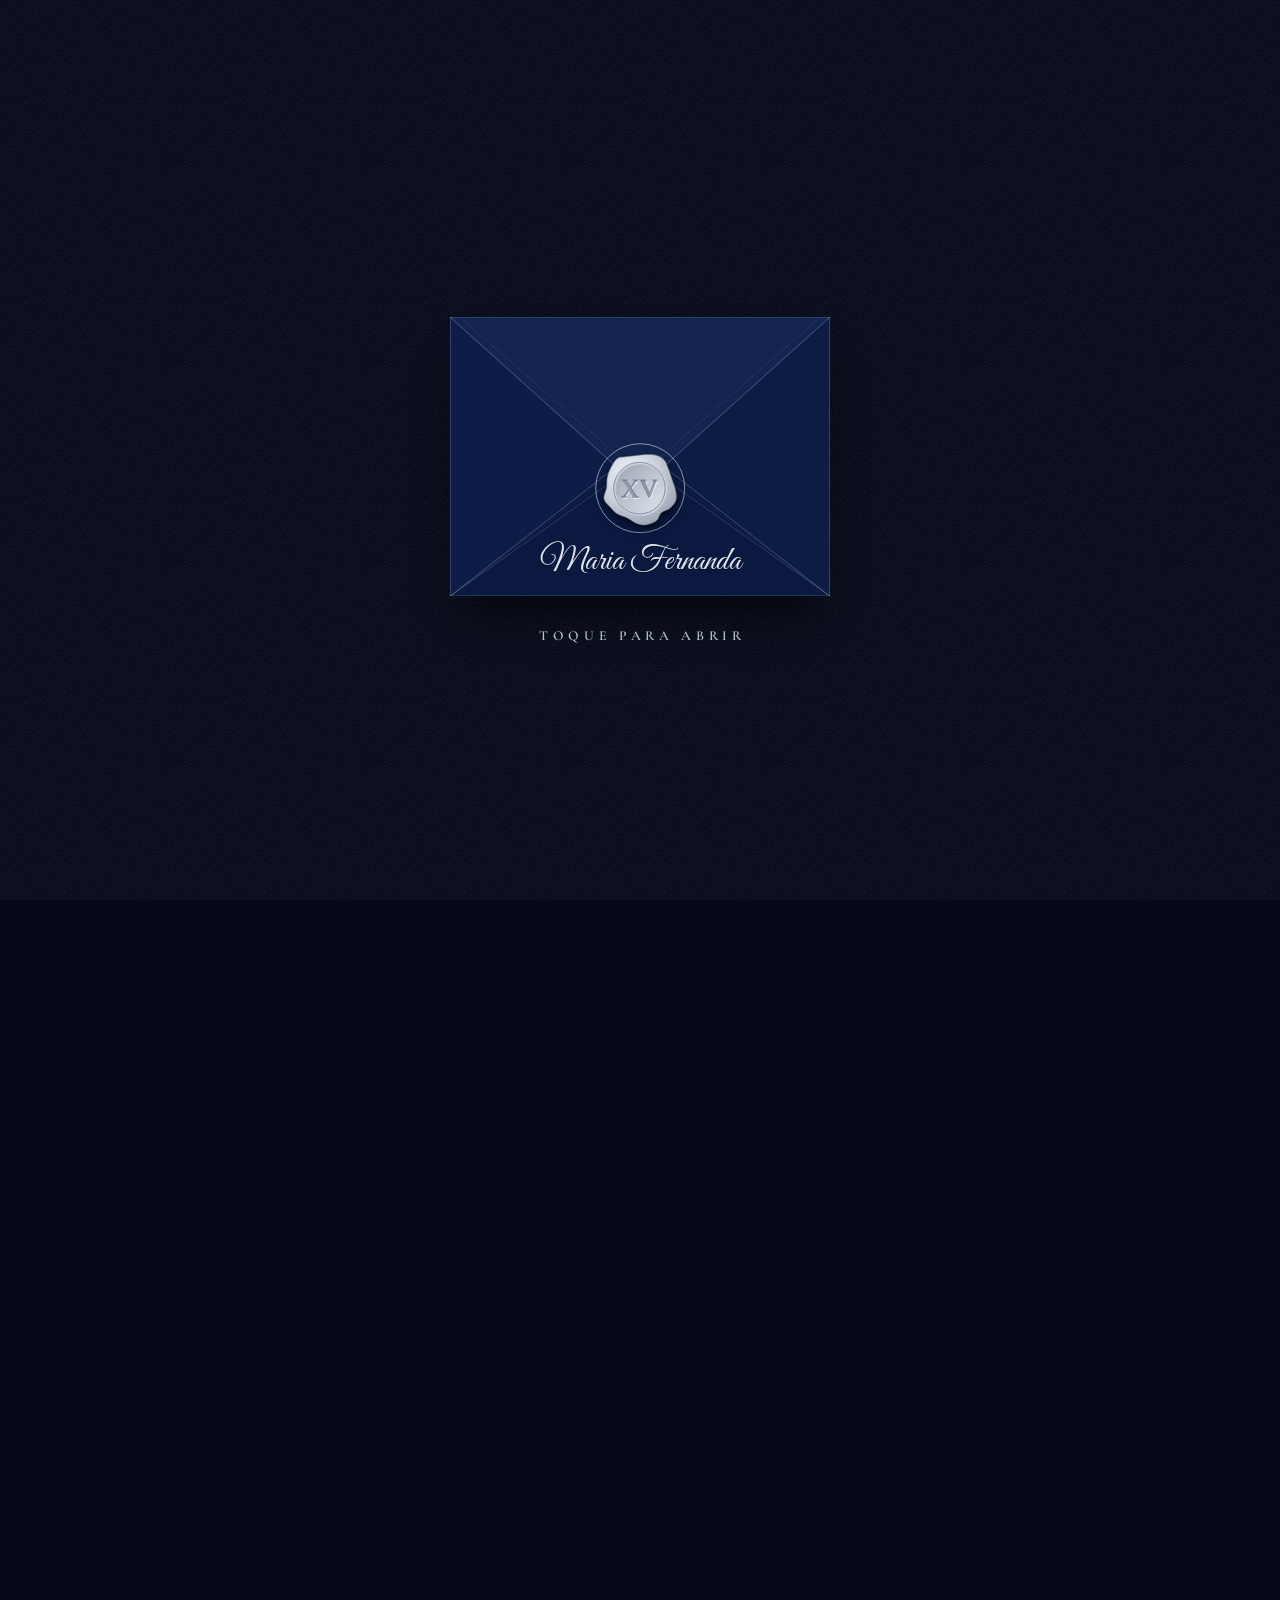
<file: convite-xv-maria-fernanda/index.html>
<!DOCTYPE html>
<html lang="pt-BR">
<head>
  <meta charset="utf-8">
  <title>XV Anos · Maria Fernanda</title>

  <!-- Mobile-first: viewport-fit=cover habilita as áreas seguras (notch) no iPhone -->
  <meta name="viewport" content="width=device-width, initial-scale=1, viewport-fit=cover">
  <meta name="theme-color" content="#050a1a">
  <meta name="color-scheme" content="dark">
  <meta name="description" content="Convite para os XV anos de Maria Fernanda · quinta-feira, 17 de dezembro de 2026, às 21h · Le Lys Maison, Belém/PA.">

  <!--
    PRÉ-VISUALIZAÇÃO DO LINK NO WHATSAPP
    Depois de publicar o site, troque as duas URLs abaixo pelo endereço completo
    (ex.: https://maria-xv.netlify.app/assets/img/preview.jpg). O WhatsApp só mostra
    a imagem se o endereço for completo. Depois, publique de novo.
  -->
  <meta property="og:type" content="website">
  <meta property="og:locale" content="pt_BR">
  <meta property="og:title" content="XV Anos · Maria Fernanda">
  <meta property="og:description" content="Você está convidado. Toque para abrir o convite.">
  <meta property="og:image" content="assets/img/preview.jpg">
  <meta property="og:image:width" content="1200">
  <meta property="og:image:height" content="630">

  <link rel="icon" href="assets/img/favicon.svg" type="image/svg+xml">

  <!-- Fontes: única dependência externa (Google Fonts) -->
  <link rel="preconnect" href="https://fonts.googleapis.com">
  <link rel="preconnect" href="https://fonts.gstatic.com" crossorigin>
  <link rel="stylesheet" href="https://fonts.googleapis.com/css2?family=Cormorant+Garamond:ital,wght@0,400;0,500;0,600;0,700;1,400;1,500&amp;family=Great+Vibes&amp;display=swap">

  <link rel="stylesheet" href="assets/css/style.css">

  <!-- Marca que o JS está ativo (as animações de entrada só rodam com JS) -->
  <script>document.documentElement.className += ' js is-locked';</script>
  <noscript><style>#intro{display:none!important}#main{visibility:visible!important;opacity:1!important}html,body{overflow:auto!important;height:auto!important}</style></noscript>
</head>

<body>

  <!-- =====================================================================
       SPRITE SVG — ícones, ornamentos e o lacre. Reutilizados com <use>.
       (Não usar display:none aqui: gradientes/padrões precisam renderizar.)
       ===================================================================== -->
  <svg width="0" height="0" style="position:absolute" aria-hidden="true" focusable="false">
    <defs>
      <!-- Cera prateada: gradiente suave, sem brilho neon -->
      <radialGradient id="g-wax" cx=".36" cy=".3" r=".9">
        <stop offset="0" stop-color="#f4f6fa"/>
        <stop offset=".42" stop-color="#cdd3de"/>
        <stop offset=".78" stop-color="#a1aaba"/>
        <stop offset="1" stop-color="#7b8598"/>
      </radialGradient>
      <linearGradient id="g-wax-in" x1="0" y1="0" x2="1" y2="1">
        <stop offset="0" stop-color="#9aa3b3"/>
        <stop offset="1" stop-color="#e3e7ee"/>
      </linearGradient>
      <!-- Trama fina do forro do envelope (estilo envelope de segurança) -->
      <pattern id="p-lining" width="12" height="12" patternUnits="userSpaceOnUse" patternTransform="rotate(45)">
        <path d="M6 0V12M0 6H12" stroke="rgba(197,206,219,.075)" stroke-width="1" fill="none"/>
      </pattern>
    </defs>

    <!-- LACRE DE CERA: contorno irregular (feito à mão), anel em baixo-relevo e "XV" -->
    <symbol id="seal-art" viewBox="0 0 120 120">
      <path transform="translate(2 3.5)" fill="#000" opacity=".3"
        d="M110.9 62.3C111.9 67.4 113.0 72.9 111.7 77.3C110.5 81.7 106.8 85.8 103.2 88.9C99.7 91.9 93.9 92.5 90.6 95.5C87.3 98.5 87.3 104.1 83.6 107.0C79.8 109.9 72.9 112.3 68.2 113.0C63.5 113.6 59.5 112.6 55.2 111.0C50.9 109.5 47.0 105.8 42.4 103.5C37.7 101.2 31.6 99.9 27.3 97.1C23.1 94.4 20.1 90.8 16.9 87.2C13.7 83.5 9.0 79.9 8.2 75.3C7.4 70.6 11.4 64.1 12.1 59.2C12.9 54.4 12.0 50.5 12.8 46.2C13.7 41.8 14.7 37.7 17.1 33.0C19.4 28.3 23.2 20.9 26.8 18.0C30.5 15.0 34.7 16.0 38.9 15.3C43.1 14.6 47.7 14.2 52.1 13.7C56.4 13.2 60.1 12.4 65.1 12.2C70.1 12.1 77.0 11.6 81.8 12.8C86.7 13.9 91.3 16.3 94.4 19.4C97.5 22.5 98.5 26.9 100.5 31.5C102.4 36.1 104.1 41.9 105.8 47.0C107.6 52.2 109.9 57.3 110.9 62.3Z"/>
      <path fill="url(#g-wax)" stroke="#6a7486" stroke-width=".9"
        d="M110.9 62.3C111.9 67.4 113.0 72.9 111.7 77.3C110.5 81.7 106.8 85.8 103.2 88.9C99.7 91.9 93.9 92.5 90.6 95.5C87.3 98.5 87.3 104.1 83.6 107.0C79.8 109.9 72.9 112.3 68.2 113.0C63.5 113.6 59.5 112.6 55.2 111.0C50.9 109.5 47.0 105.8 42.4 103.5C37.7 101.2 31.6 99.9 27.3 97.1C23.1 94.4 20.1 90.8 16.9 87.2C13.7 83.5 9.0 79.9 8.2 75.3C7.4 70.6 11.4 64.1 12.1 59.2C12.9 54.4 12.0 50.5 12.8 46.2C13.7 41.8 14.7 37.7 17.1 33.0C19.4 28.3 23.2 20.9 26.8 18.0C30.5 15.0 34.7 16.0 38.9 15.3C43.1 14.6 47.7 14.2 52.1 13.7C56.4 13.2 60.1 12.4 65.1 12.2C70.1 12.1 77.0 11.6 81.8 12.8C86.7 13.9 91.3 16.3 94.4 19.4C97.5 22.5 98.5 26.9 100.5 31.5C102.4 36.1 104.1 41.9 105.8 47.0C107.6 52.2 109.9 57.3 110.9 62.3Z"/>
      <!-- disco central em baixo-relevo -->
      <circle cx="60" cy="61" r="37" fill="url(#g-wax-in)"/>
      <circle cx="61" cy="62" r="37" fill="none" stroke="#f6f8fb" stroke-opacity=".7" stroke-width="1.3"/>
      <circle cx="59.2" cy="60.2" r="37" fill="none" stroke="#5f6a7d" stroke-opacity=".75" stroke-width="1.3"/>
      <circle cx="60" cy="61" r="31.5" fill="none" stroke="#7a8498" stroke-opacity=".55" stroke-width=".7" stroke-dasharray="1.2 2.6"/>
      <!-- XV estampado -->
      <g font-family="'Cormorant Garamond', Georgia, serif" font-weight="700" font-size="40" text-anchor="middle" letter-spacing="1">
        <text x="61" y="75.4" fill="#f4f6fa" fill-opacity=".85">XV</text>
        <text x="59.3" y="73.6" fill="#566074" fill-opacity=".9">XV</text>
        <text x="60.2" y="74.5" fill="#8e98aa">XV</text>
      </g>
    </symbol>

    <!-- CANTO ORNAMENTAL da moldura (canto superior esquerdo; espelhado por CSS) -->
    <symbol id="ornament-corner" viewBox="0 0 70 70">
      <g fill="none" stroke="currentColor" stroke-width="1.15" stroke-linecap="round">
        <path d="M14 9C27 9 31 9.4 37 14.5C42 19 38.5 25.5 32.5 24.2C28 23.2 27.5 17.8 31.8 17.4"/>
        <path d="M9 14C9 27 9.4 31 14.5 37C19 42 25.5 38.5 24.2 32.5C23.2 28 17.8 27.5 17.4 31.8"/>
        <path d="M43 9.6C48 9.2 52 9.2 57 9.6" stroke-opacity=".7"/>
        <path d="M9.6 43C9.2 48 9.2 52 9.6 57" stroke-opacity=".7"/>
      </g>
      <g fill="currentColor">
        <path d="M9 3.6L14.4 9L9 14.4L3.6 9Z"/>
        <circle cx="62" cy="9.6" r="1.5"/>
        <circle cx="9.6" cy="62" r="1.5"/>
        <circle cx="21" cy="21" r="1.6"/>
      </g>
    </symbol>

    <!-- DIVISOR: fio, losango e pontos -->
    <symbol id="ornament-divider" viewBox="0 0 220 16">
      <g fill="none" stroke="currentColor" stroke-width="1" stroke-linecap="round">
        <path d="M2 8H86"/><path d="M134 8H218"/>
        <path d="M96 8H98M122 8H124" stroke-width="2.6"/>
      </g>
      <path fill="currentColor" d="M110 2L116 8L110 14L104 8Z"/>
    </symbol>

    <!-- ÍCONES DE LINHA (24×24) -->
    <symbol id="i-check" viewBox="0 0 24 24"><circle cx="12" cy="12" r="9"/><path d="M7.8 12.4l2.8 2.8 5.6-5.8"/></symbol>
    <symbol id="i-pin" viewBox="0 0 24 24"><path d="M12 21s-6.5-5.6-6.5-11a6.5 6.5 0 0 1 13 0c0 5.4-6.5 11-6.5 11z"/><circle cx="12" cy="10" r="2.4"/></symbol>
    <symbol id="i-cal" viewBox="0 0 24 24"><rect x="4" y="5.5" width="16" height="14.5" rx="1.6"/><path d="M4 10h16M8.5 3.5v4M15.5 3.5v4"/><path d="M8.5 14h2M13.5 14h2"/></symbol>
    <symbol id="i-gift" viewBox="0 0 24 24"><rect x="4.5" y="10.5" width="15" height="9.5" rx="1"/><rect x="3" y="7.5" width="18" height="3.2" rx=".8"/><path d="M12 7.5V20"/><path d="M12 7.5C10.6 4 6.8 4 7.7 6.2c.4 1 2.5 1.3 4.3 1.3zM12 7.5c1.4-3.5 5.2-3.5 4.3-1.3-.4 1-2.5 1.3-4.3 1.3z"/></symbol>
    <symbol id="i-note" viewBox="0 0 24 24"><path d="M9 17.5V6l10-2v11.5"/><circle cx="6.5" cy="17.5" r="2.5"/><circle cx="16.5" cy="15.5" r="2.5"/></symbol>
    <symbol id="i-msg" viewBox="0 0 24 24"><path d="M4 5.5h16v11H10.2L6 20v-3.5H4z"/><path d="M8 9.5h8M8 12.5h5"/></symbol>
    <symbol id="i-sound" viewBox="0 0 24 24"><path d="M4 9.5h3.5L12 6v12l-4.5-3.5H4z"/><path d="M15.4 9.2a4 4 0 0 1 0 5.6M18 6.8a7.5 7.5 0 0 1 0 10.4"/></symbol>
    <symbol id="i-mute" viewBox="0 0 24 24"><path d="M4 9.5h3.5L12 6v12l-4.5-3.5H4z"/><path d="M16 9.6l4.6 4.8M20.6 9.6L16 14.4"/></symbol>
    <symbol id="i-close" viewBox="0 0 24 24"><path d="M6 6l12 12M18 6L6 18"/></symbol>
    <symbol id="i-arrow" viewBox="0 0 24 24"><path d="M9 5.5l6.5 6.5L9 18.5"/></symbol>
    <symbol id="i-down" viewBox="0 0 24 24"><path d="M5.5 9l6.5 6.5L18.5 9"/></symbol>
    <symbol id="i-download" viewBox="0 0 24 24"><path d="M12 4v11M7.5 11l4.5 4.5 4.5-4.5M5 19.5h14"/></symbol>
    <symbol id="i-external" viewBox="0 0 24 24"><path d="M14 4.5h5.5V10M19.5 4.5L11 13M17 14v4.5a1 1 0 0 1-1 1H5.5a1 1 0 0 1-1-1V8a1 1 0 0 1 1-1H10"/></symbol>
  </svg>


  <!-- =====================================================================
       1. ENVELOPE (tela inicial) — toque no lacre para abrir
       Camadas (de trás pra frente): fundo → aba → cartão → bolso → lacre
       ===================================================================== -->
  <section id="intro" class="intro" aria-label="Convite fechado">
    <div class="intro__stage">

      <div class="env" id="envelope">
        <div class="env__shadow"></div>

        <!-- fundo interno do envelope -->
        <svg class="env__layer env__back" viewBox="0 0 400 294" aria-hidden="true" focusable="false">
          <rect width="400" height="294" fill="#070f28"/>
          <rect width="400" height="294" fill="url(#p-lining)"/>
        </svg>

        <!-- aba (gira em 3D): face externa + forro interno -->
        <div class="env__flap" aria-hidden="true">
          <svg class="flap__face flap__face--out" viewBox="0 0 400 180" focusable="false">
            <path d="M0 0H400L200 180Z" fill="#12244f"/>
            <path d="M14 3.5L200 166L386 3.5" fill="none" stroke="#fff" stroke-opacity=".07" stroke-width="1" vector-effect="non-scaling-stroke"/>
            <path d="M0 0H400L200 180Z" fill="none" stroke="#c5cedb" stroke-opacity=".34" stroke-width="1" vector-effect="non-scaling-stroke" stroke-linejoin="round"/>
          </svg>
          <svg class="flap__face flap__face--in" viewBox="0 0 400 180" focusable="false">
            <path d="M0 0H400L200 180Z" fill="#0a1431"/>
            <path d="M0 0H400L200 180Z" fill="url(#p-lining)"/>
            <path d="M0 0H400L200 180Z" fill="none" stroke="#c5cedb" stroke-opacity=".3" stroke-width="1" vector-effect="non-scaling-stroke" stroke-linejoin="round"/>
          </svg>
        </div>

        <!-- cartão que sobe de dentro do envelope -->
        <div class="env__card" aria-hidden="true">
          <div class="cover">
            <span class="cover__xv" data-cfg="pessoa.xv"></span>
            <span class="cover__rule"></span>
            <span class="cover__name script" data-cfg="pessoa.nome"></span>
            <span class="cover__sub" data-cfg="textos.capaConvite"></span>
          </div>
        </div>

        <!-- bolso do envelope (frente): laterais + base -->
        <svg class="env__layer env__pocket" viewBox="0 0 400 294" aria-hidden="true" focusable="false">
          <path d="M0 0L200 152L0 294Z" fill="#0e1d47"/>
          <path d="M400 0L200 152L400 294Z" fill="#0d1c44"/>
          <path d="M0 294L200 138L400 294Z" fill="#0b1840"/>
          <path d="M0 0L200 152L0 294M400 0L200 152L400 294" fill="none" stroke="#c5cedb" stroke-opacity=".2" stroke-width="1" vector-effect="non-scaling-stroke"/>
          <path d="M0 294L200 138L400 294" fill="none" stroke="#c5cedb" stroke-opacity=".3" stroke-width="1" vector-effect="non-scaling-stroke"/>
          <path d="M0 294L200 144L400 294" fill="none" stroke="#fff" stroke-opacity=".05" stroke-width="1" vector-effect="non-scaling-stroke"/>
          <rect x=".5" y=".5" width="399" height="293" fill="none" stroke="#c5cedb" stroke-opacity=".22" vector-effect="non-scaling-stroke"/>
        </svg>

        <!-- nome "endereçado" no envelope -->
        <p class="env__name script" aria-hidden="true" data-cfg="pessoa.nome"></p>

        <!-- LACRE: dois pedaços que se separam quando o convite é aberto -->
        <button class="seal" id="seal" type="button" aria-label="Abrir o convite">
          <span class="seal__ring" aria-hidden="true"></span>
          <svg class="seal__whole" viewBox="0 0 120 120" aria-hidden="true" focusable="false"><use href="#seal-art"/></svg>
          <span class="seal__half seal__half--l" aria-hidden="true"><svg viewBox="0 0 120 120" focusable="false"><use href="#seal-art"/></svg></span>
          <span class="seal__half seal__half--r" aria-hidden="true"><svg viewBox="0 0 120 120" focusable="false"><use href="#seal-art"/></svg></span>
          <span class="seal__shards" id="shards" aria-hidden="true"></span>
        </button>
      </div>

      <p class="intro__hint" data-cfg="textos.abrir"></p>
    </div>
  </section>


  <!-- =====================================================================
       2. CONVITE (aparece depois que o envelope abre)
       ===================================================================== -->
  <main id="main" class="main" inert aria-hidden="true">

    <!-- Botão de música (fixo no canto) -->
    <button class="sound" id="sound" type="button" aria-label="Silenciar música">
      <svg class="ico ico--on" aria-hidden="true"><use href="#i-sound"/></svg>
      <svg class="ico ico--off" aria-hidden="true"><use href="#i-mute"/></svg>
    </button>

    <!-- ---------- DETALHES DA CELEBRAÇÃO ---------- -->
    <section id="detalhes" class="screen screen--center" aria-labelledby="detalhes-titulo">
      <article class="card card--details reveal">
        <span class="card__corner card__corner--tl" aria-hidden="true"><svg><use href="#ornament-corner"/></svg></span>
        <span class="card__corner card__corner--tr" aria-hidden="true"><svg><use href="#ornament-corner"/></svg></span>
        <span class="card__corner card__corner--bl" aria-hidden="true"><svg><use href="#ornament-corner"/></svg></span>
        <span class="card__corner card__corner--br" aria-hidden="true"><svg><use href="#ornament-corner"/></svg></span>

        <div class="medal" aria-hidden="true"><span data-cfg="pessoa.xv"></span></div>

        <h1 class="eyebrow" id="detalhes-titulo" data-cfg="textos.detalhesTitulo"></h1>

        <p class="name script">
          <span class="name__a" data-cfg="pessoa.primeiroNome"></span>
          <span class="name__b" data-cfg="pessoa.sobrenome"></span>
        </p>
        <p class="age" data-cfg="pessoa.titulo"></p>

        <svg class="divider" aria-hidden="true"><use href="#ornament-divider"/></svg>

        <dl class="facts">
          <div class="fact">
            <dt data-cfg="textos.rotuloData"></dt>
            <dd>
              <span class="fact__small" id="f-weekday"></span>
              <span class="fact__big" id="f-date"></span>
            </dd>
          </div>
          <div class="fact">
            <dt data-cfg="textos.rotuloHora"></dt>
            <dd><span class="fact__big" id="f-time"></span></dd>
          </div>
          <div class="fact">
            <dt data-cfg="textos.rotuloLocal"></dt>
            <dd>
              <span class="fact__big" id="f-place"></span>
              <span class="fact__small" id="f-street"></span>
              <span class="fact__small" id="f-city"></span>
            </dd>
          </div>
          <div class="fact">
            <dt data-cfg="textos.rotuloTraje"></dt>
            <dd><span class="fact__big" id="f-dress"></span></dd>
          </div>
        </dl>
      </article>

      <a class="cue" href="#menu" aria-label="Ver opções do convite">
        <span data-cfg="textos.rolar"></span>
        <svg class="ico" aria-hidden="true"><use href="#i-down"/></svg>
      </a>
    </section>

    <!-- ---------- MENU DE BOTÕES ---------- -->
    <section id="menu" class="section" aria-labelledby="menu-titulo">
      <h2 class="section__title reveal" id="menu-titulo" data-cfg="textos.menuTitulo"></h2>
      <svg class="divider reveal" aria-hidden="true"><use href="#ornament-divider"/></svg>

      <nav class="menu" aria-label="Opções do convite">
        <button class="btn btn--primary reveal" type="button" data-open="rsvp">
          <svg class="btn__ico" aria-hidden="true"><use href="#i-check"/></svg>
          <span class="btn__txt"><b data-cfg="textos.menu.rsvp.titulo"></b><small data-cfg="textos.menu.rsvp.sub"></small></span>
          <svg class="btn__go" aria-hidden="true"><use href="#i-arrow"/></svg>
        </button>

        <a class="btn reveal" id="btn-maps" href="#" target="_blank" rel="noopener noreferrer">
          <svg class="btn__ico" aria-hidden="true"><use href="#i-pin"/></svg>
          <span class="btn__txt"><b data-cfg="textos.menu.mapa.titulo"></b><small data-cfg="textos.menu.mapa.sub"></small></span>
          <svg class="btn__go" aria-hidden="true"><use href="#i-external"/></svg>
        </a>

        <button class="btn reveal" type="button" data-open="agenda">
          <svg class="btn__ico" aria-hidden="true"><use href="#i-cal"/></svg>
          <span class="btn__txt"><b data-cfg="textos.menu.agenda.titulo"></b><small data-cfg="textos.menu.agenda.sub"></small></span>
          <svg class="btn__go" aria-hidden="true"><use href="#i-arrow"/></svg>
        </button>

        <button class="btn reveal" type="button" data-open="presentes">
          <svg class="btn__ico" aria-hidden="true"><use href="#i-gift"/></svg>
          <span class="btn__txt"><b data-cfg="textos.menu.presentes.titulo"></b><small data-cfg="textos.menu.presentes.sub"></small></span>
          <svg class="btn__go" aria-hidden="true"><use href="#i-arrow"/></svg>
        </button>

        <button class="btn reveal" type="button" data-open="musica">
          <svg class="btn__ico" aria-hidden="true"><use href="#i-note"/></svg>
          <span class="btn__txt"><b data-cfg="textos.menu.musica.titulo"></b><small data-cfg="textos.menu.musica.sub"></small></span>
          <svg class="btn__go" aria-hidden="true"><use href="#i-arrow"/></svg>
        </button>

        <button class="btn reveal" type="button" data-open="recado">
          <svg class="btn__ico" aria-hidden="true"><use href="#i-msg"/></svg>
          <span class="btn__txt"><b data-cfg="textos.menu.recado.titulo"></b><small data-cfg="textos.menu.recado.sub"></small></span>
          <svg class="btn__go" aria-hidden="true"><use href="#i-arrow"/></svg>
        </button>
      </nav>
    </section>

    <!-- ---------- MANUAL DO CONVIDADO ---------- -->
    <section id="manual" class="section" aria-labelledby="manual-titulo">
      <article class="card card--manual reveal">
        <span class="card__corner card__corner--tl" aria-hidden="true"><svg><use href="#ornament-corner"/></svg></span>
        <span class="card__corner card__corner--tr" aria-hidden="true"><svg><use href="#ornament-corner"/></svg></span>
        <span class="card__corner card__corner--bl" aria-hidden="true"><svg><use href="#ornament-corner"/></svg></span>
        <span class="card__corner card__corner--br" aria-hidden="true"><svg><use href="#ornament-corner"/></svg></span>

        <h2 class="eyebrow" id="manual-titulo" data-cfg="textos.manualTitulo"></h2>
        <svg class="divider" aria-hidden="true"><use href="#ornament-divider"/></svg>
        <ol class="manual" id="manual-lista"></ol>
      </article>
    </section>

    <!-- ---------- RODAPÉ ---------- -->
    <footer class="footer">
      <svg class="footer__seal reveal" aria-hidden="true" viewBox="0 0 120 120" focusable="false"><use href="#seal-art"/></svg>
      <p class="footer__line reveal" data-cfg="textos.rodape"></p>
      <p class="footer__name script reveal" data-cfg="pessoa.nome"></p>
    </footer>
  </main>


  <!-- =====================================================================
       3. JANELAS (bottom sheets) — formulários e informações
       ===================================================================== -->

  <!-- Confirmar presença -->
  <div class="sheet" id="sheet-rsvp" role="dialog" aria-modal="true" aria-labelledby="rsvp-titulo" hidden>
    <div class="sheet__backdrop" data-close></div>
    <div class="sheet__panel">
      <button class="sheet__close" type="button" data-close aria-label="Fechar"><svg class="ico" aria-hidden="true"><use href="#i-close"/></svg></button>
      <h2 class="sheet__title" id="rsvp-titulo" data-cfg="textos.rsvp.titulo"></h2>
      <p class="sheet__lead" data-cfg="textos.rsvp.intro"></p>
      <form class="form" id="form-rsvp" novalidate>
        <div class="field">
          <label for="rsvp-nome" data-cfg="textos.rsvp.nomeLabel"></label>
          <input id="rsvp-nome" name="nome" type="text" autocomplete="name" autocapitalize="words" enterkeyhint="done" maxlength="80">
          <p class="field__error" id="rsvp-nome-erro" role="alert" hidden></p>
        </div>
        <div class="field" id="rsvp-qtd-campo">
          <span class="label" id="rsvp-qtd-label" data-cfg="textos.rsvp.qtdLabel"></span>
          <div class="stepper" role="group" aria-labelledby="rsvp-qtd-label">
            <button class="stepper__btn" type="button" data-step="-1" aria-label="Diminuir quantidade">&minus;</button>
            <output class="stepper__value" id="rsvp-qtd" aria-live="polite">1</output>
            <button class="stepper__btn" type="button" data-step="1" aria-label="Aumentar quantidade">+</button>
          </div>
          <p class="field__hint" data-cfg="textos.rsvp.qtdDica"></p>
        </div>
        <button class="btn btn--primary btn--submit" type="submit"><span data-cfg="textos.enviarWhats"></span></button>
        <p class="form__after" hidden><span data-cfg="textos.naoAbriu"></span> <a href="#" target="_blank" rel="noopener noreferrer" data-cfg="textos.toqueAqui"></a></p>
      </form>
    </div>
  </div>

  <!-- Adicionar à agenda -->
  <div class="sheet" id="sheet-agenda" role="dialog" aria-modal="true" aria-labelledby="agenda-titulo" hidden>
    <div class="sheet__backdrop" data-close></div>
    <div class="sheet__panel">
      <button class="sheet__close" type="button" data-close aria-label="Fechar"><svg class="ico" aria-hidden="true"><use href="#i-close"/></svg></button>
      <h2 class="sheet__title" id="agenda-titulo" data-cfg="textos.agenda.titulo"></h2>
      <p class="sheet__lead" data-cfg="textos.agenda.intro"></p>
      <div class="stack">
        <button class="btn btn--primary" type="button" id="btn-ics">
          <svg class="btn__ico" aria-hidden="true"><use href="#i-download"/></svg>
          <span class="btn__txt"><b data-cfg="textos.agenda.icsTitulo"></b><small data-cfg="textos.agenda.icsSub"></small></span>
        </button>
        <a class="btn" id="btn-gcal" href="#" target="_blank" rel="noopener noreferrer">
          <svg class="btn__ico" aria-hidden="true"><use href="#i-cal"/></svg>
          <span class="btn__txt"><b data-cfg="textos.agenda.gcalTitulo"></b><small data-cfg="textos.agenda.gcalSub"></small></span>
          <svg class="btn__go" aria-hidden="true"><use href="#i-external"/></svg>
        </a>
      </div>
      <p class="field__hint" data-cfg="textos.agenda.dica"></p>
    </div>
  </div>

  <!-- Sugestão de presentes -->
  <div class="sheet" id="sheet-presentes" role="dialog" aria-modal="true" aria-labelledby="presentes-titulo" hidden>
    <div class="sheet__backdrop" data-close></div>
    <div class="sheet__panel">
      <button class="sheet__close" type="button" data-close aria-label="Fechar"><svg class="ico" aria-hidden="true"><use href="#i-close"/></svg></button>
      <h2 class="sheet__title" id="presentes-titulo" data-cfg="textos.menu.presentes.titulo"></h2>
      <p class="sheet__lead sheet__lead--quote" data-cfg="presentes.aviso"></p>
      <div id="presentes-corpo"></div>
    </div>
  </div>

  <!-- Sugerir uma música -->
  <div class="sheet" id="sheet-musica" role="dialog" aria-modal="true" aria-labelledby="musica-titulo" hidden>
    <div class="sheet__backdrop" data-close></div>
    <div class="sheet__panel">
      <button class="sheet__close" type="button" data-close aria-label="Fechar"><svg class="ico" aria-hidden="true"><use href="#i-close"/></svg></button>
      <h2 class="sheet__title" id="musica-titulo" data-cfg="textos.musica.titulo"></h2>
      <p class="sheet__lead" data-cfg="textos.musica.intro"></p>
      <form class="form" id="form-musica" novalidate>
        <div class="field">
          <label for="musica-nome" data-cfg="textos.musica.musicaLabel"></label>
          <input id="musica-nome" name="musica" type="text" autocomplete="off" autocapitalize="words" maxlength="100">
          <p class="field__error" id="musica-nome-erro" role="alert" hidden></p>
        </div>
        <div class="field">
          <label for="musica-artista" data-cfg="textos.musica.artistaLabel"></label>
          <input id="musica-artista" name="artista" type="text" autocomplete="off" autocapitalize="words" maxlength="100">
          <p class="field__error" id="musica-artista-erro" role="alert" hidden></p>
        </div>
        <div class="field">
          <label for="musica-de"><span data-cfg="textos.seuNome"></span> <em data-cfg="textos.opcional"></em></label>
          <input id="musica-de" name="de" type="text" autocomplete="name" autocapitalize="words" enterkeyhint="done" maxlength="80">
        </div>
        <button class="btn btn--primary btn--submit" type="submit"><span data-cfg="textos.enviarWhats"></span></button>
        <p class="form__after" hidden><span data-cfg="textos.naoAbriu"></span> <a href="#" target="_blank" rel="noopener noreferrer" data-cfg="textos.toqueAqui"></a></p>
      </form>
    </div>
  </div>

  <!-- Enviar um recado -->
  <div class="sheet" id="sheet-recado" role="dialog" aria-modal="true" aria-labelledby="recado-titulo" hidden>
    <div class="sheet__backdrop" data-close></div>
    <div class="sheet__panel">
      <button class="sheet__close" type="button" data-close aria-label="Fechar"><svg class="ico" aria-hidden="true"><use href="#i-close"/></svg></button>
      <h2 class="sheet__title" id="recado-titulo" data-cfg="textos.recado.titulo"></h2>
      <p class="sheet__lead" data-cfg="textos.recado.intro"></p>
      <form class="form" id="form-recado" novalidate>
        <div class="field">
          <label for="recado-texto" data-cfg="textos.recado.label"></label>
          <textarea id="recado-texto" name="recado" rows="5" maxlength="600"></textarea>
          <p class="field__error" id="recado-texto-erro" role="alert" hidden></p>
        </div>
        <div class="field">
          <label for="recado-de"><span data-cfg="textos.seuNome"></span> <em data-cfg="textos.opcional"></em></label>
          <input id="recado-de" name="de" type="text" autocomplete="name" autocapitalize="words" enterkeyhint="done" maxlength="80">
        </div>
        <button class="btn btn--primary btn--submit" type="submit"><span data-cfg="textos.enviarWhats"></span></button>
        <p class="form__after" hidden><span data-cfg="textos.naoAbriu"></span> <a href="#" target="_blank" rel="noopener noreferrer" data-cfg="textos.toqueAqui"></a></p>
      </form>
    </div>
  </div>

  <!-- Aviso rápido (toast) -->
  <div class="toast" id="toast" role="status" aria-live="polite"></div>

  <noscript><p class="noscript">Para abrir o convite, ative o JavaScript no navegador.</p></noscript>

  <!-- Música de fundo: troque o arquivo assets/musica.mp3 (mesmo nome) -->
  <audio id="bgm" src="assets/musica.mp3" loop preload="auto" playsinline></audio>

  <script src="assets/js/app.js"></script>
</body>
</html>
</file>
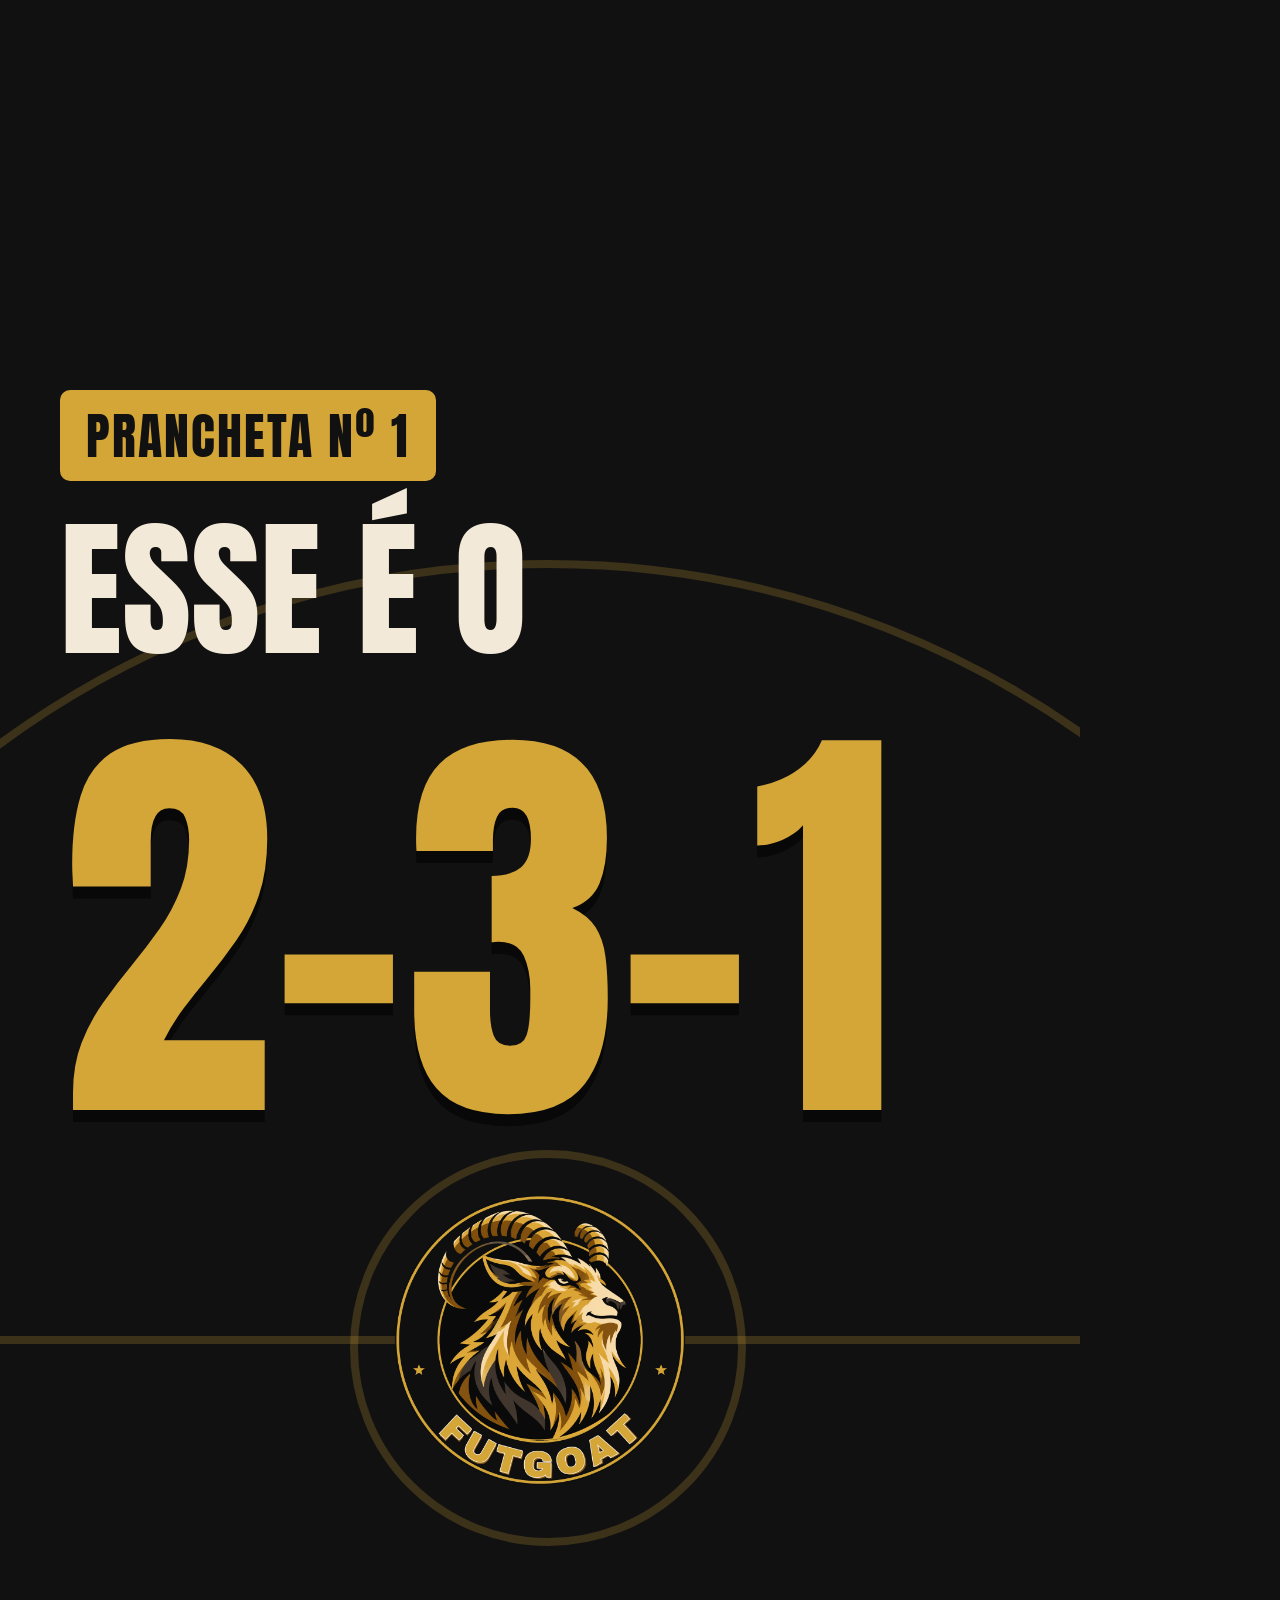
<file: futgoat/identidade/capa/index.html>
<!doctype html><html><head><meta charset="utf-8"><title>Futgoat capa</title>
<style>@font-face{font-family:Anton;src:url(fonts/anton_Anton-Regular.ttf)}html,body{margin:0;background:#111}
.c{position:relative;width:1080px;height:1920px;background:#111111;overflow:hidden;font-family:Anton;color:#F2E9D8}
.ring{position:absolute;left:-380px;top:560px;width:1840px;height:1840px;border-radius:50%;border:8px solid rgba(212,165,55,.22)}
.ring2{position:absolute;left:350px;top:1150px;width:380px;height:380px;border-radius:50%;border:8px solid rgba(212,165,55,.22)}
.line{position:absolute;left:-10px;right:-10px;top:1336px;height:8px;background:rgba(212,165,55,.22)}
.tag{position:absolute;left:60px;top:390px;background:#D4A537;color:#111;font-size:50px;padding:8px 26px;border-radius:10px;letter-spacing:2px}
.l1{position:absolute;left:60px;top:515px;line-height:1}
.l2{position:absolute;left:60px;top:735px;line-height:.9;color:#D4A537;text-shadow:0 12px 0 rgba(0,0,0,.55)}
.logo{position:absolute;left:50%;transform:translateX(-50%);top:1190px;width:300px}
</style></head><body><div class="c" id="c"><div class="ring"></div><div class="ring2"></div><div class="line"></div>
<div class="tag" id="tag"></div><div class="l1" id="l1"></div><div class="l2" id="l2"></div><img class="logo" src="logo.png"></div>
<script>
const Q=new URLSearchParams(location.search);
const set=(id,k,d,fs)=>{const e=document.getElementById(id);e.textContent=Q.get(k)||d;if(fs)e.style.fontSize=(Q.get(k+'s')||fs)+'px'};
set('tag','tag','PRANCHETA Nº 1');set('l1','l1','ESSE É O',150);set('l2','l2','2-3-1',430);
window.DUR=1;window.render=()=>{};Promise.all([new Promise(r=>document.querySelector('.logo').onload=r),document.fonts.load('40px Anton')]).then(()=>window.READY=true);
</script></body></html>
</file>
<file: convite-xv-maria-fernanda/assets/css/style.css>
/* ==========================================================================
   CONVITE XV ANOS — MARIA FERNANDA
   Folha de estilo (mobile-first). Ordem:
     0. Variáveis (cores, fontes)      5. Menu de botões
     1. Base e utilitários             6. Manual do Convidado e rodapé
     2. Envelope (tela inicial)        7. Janelas (sheets), formulários, aviso
     3. Lacre de cera                  8. Entrada suave (scroll reveal)
     4. Detalhes da celebração         9. Movimento reduzido
   ========================================================================== */

/* ---------- 0. VARIÁVEIS ------------------------------------------------- */
:root {
  /* Azul meia-noite (nada de azul-bebê) */
  --navy-950: #040817;
  --navy-900: #060c1f;
  --navy-850: #09122b;
  --navy-800: #0b1737;
  --navy-700: #102246;
  --navy-600: #19305f;

  /* Prata */
  --silver-100: #f1f4f8;
  --silver-200: #dfe5ee;
  --silver-300: #c5cedb;
  --silver-400: #a3aebf;
  --silver-500: #7f8ba0;
  --line: rgba(197, 206, 219, .55);
  --line-soft: rgba(197, 206, 219, .22);

  /* Tipografia */
  --serif: "Cormorant Garamond", "Cormorant", Georgia, "Times New Roman", serif;
  --script: "Great Vibes", "Snell Roundhand", "Brush Script MT", cursive;

  --ease: cubic-bezier(.22, .7, .2, 1);

  /* Áreas seguras (notch / barra home do iPhone) */
  --safe-t: env(safe-area-inset-top, 0px);
  --safe-r: env(safe-area-inset-right, 0px);
  --safe-b: env(safe-area-inset-bottom, 0px);
  --safe-l: env(safe-area-inset-left, 0px);

  /* Textura de papel (ruído fino, quase imperceptível) */
  --paper: url("data:image/svg+xml;utf8,<svg xmlns='http://www.w3.org/2000/svg' width='200' height='200'><filter id='n' x='0' y='0' width='100%25' height='100%25'><feTurbulence type='fractalNoise' baseFrequency='.9' numOctaves='2' seed='11' stitchTiles='stitch'/><feColorMatrix values='0 0 0 0 .8  0 0 0 0 .85  0 0 0 0 .95  0 0 0 .12 -.026'/></filter><rect width='100%25' height='100%25' filter='url(%23n)'/></svg>");
}

/* ---------- 1. BASE ------------------------------------------------------ */
*, *::before, *::after { box-sizing: border-box; }

html {
  -webkit-text-size-adjust: 100%;
  text-size-adjust: 100%;
  background: var(--navy-950);
  overflow-x: hidden;          /* nunca rolar para os lados */
  overflow-x: clip;
}
html.is-locked, html.is-locked body { overflow: hidden; height: 100%; overscroll-behavior: none; }

body {
  margin: 0;
  min-height: 100vh;
  min-height: 100dvh;
  overflow-x: hidden;
  overflow-x: clip;
  background-color: var(--navy-900);
  background-image: var(--paper);
  color: var(--silver-100);
  font-family: var(--serif);
  font-size: 1.1875rem;        /* 19px: Cormorant é pequena, então subimos o corpo */
  font-weight: 500;
  font-variant-numeric: lining-nums;
  font-feature-settings: "lnum" 1;
  line-height: 1.45;
  -webkit-font-smoothing: antialiased;
  -moz-osx-font-smoothing: grayscale;
  text-rendering: optimizeLegibility;
  -webkit-tap-highlight-color: transparent;
}

h1, h2, p, dl, dd, ol { margin: 0; }
button, input, textarea { font: inherit; color: inherit; }
button { -webkit-appearance: none; appearance: none; }
a { color: inherit; }
img, svg { max-width: 100%; }

.script { font-family: var(--script); font-weight: 400; letter-spacing: 0; }

/* Ícones de linha (herdam a cor do texto) */
.ico, .btn__ico, .btn__go {
  width: 24px; height: 24px; flex: none; display: block;
  fill: none; stroke: currentColor; stroke-width: 1.4;
  stroke-linecap: round; stroke-linejoin: round;
}

/* Foco visível para quem usa teclado */
:focus-visible { outline: 2px solid var(--silver-100); outline-offset: 3px; }

.noscript { position: fixed; inset: 0; display: grid; place-items: center; padding: 24px; text-align: center; background: var(--navy-950); z-index: 200; }


/* ---------- 2. ENVELOPE (tela inicial) ----------------------------------- */
.intro {
  position: fixed; inset: 0; z-index: 100;
  display: grid; place-items: center;
  padding: calc(16px + var(--safe-t)) calc(16px + var(--safe-r)) calc(16px + var(--safe-b)) calc(16px + var(--safe-l));
  background-color: var(--navy-950);
  background-image: var(--paper);
  touch-action: none;
  cursor: pointer;
}
.intro[hidden] { display: none; }

.intro__stage {
  display: flex; flex-direction: column; align-items: center;
  /* espaço extra no topo: a aba, ao abrir, sobe acima do envelope */
  padding-top: 7vh;
  will-change: transform, opacity;
}

/* O envelope: proporção fixa. Todas as camadas usam o mesmo viewBox (400×294). */
.env {
  position: relative;
  /* altura útil = tela − aba aberta (60% do envelope) − texto; por isso o fator .85 */
  width: min(86vw, 380px, calc((93vh - 110px) * .85));
  width: min(86vw, 380px, calc((93dvh - 110px) * .85));
  aspect-ratio: 400 / 294;
  perspective: 1100px;
  perspective-origin: 50% 0;
  container-type: inline-size;   /* permite medir fontes em % da largura do envelope (cqw) */
}
.env__shadow { position: absolute; inset: 0; z-index: 0; box-shadow: 0 28px 38px -16px rgba(0, 0, 0, .7); }
.env__layer { position: absolute; inset: 0; width: 100%; height: 100%; display: block; }
.env__back   { z-index: 1; }
.env__pocket { z-index: 4; }

/* Aba: gira em 3D em torno da borda de cima */
.env__flap {
  position: absolute; left: 0; top: 0; width: 100%; height: 61.2245%;   /* 180 / 294 */
  z-index: 5;
  transform-origin: 50% 0;
  transform-style: preserve-3d;
}
.flap__face {
  position: absolute; inset: 0; width: 100%; height: 100%; display: block;
  backface-visibility: hidden; -webkit-backface-visibility: hidden;
}
.flap__face--in { transform: rotateY(180deg); }

/* Cartão que sobe de dentro do envelope */
.env__card {
  position: absolute; left: 7%; top: 10%; width: 86%; height: 80%;
  z-index: 3;
  background-color: var(--navy-700);
  background-image: var(--paper);
  box-shadow: 0 -3px 14px rgba(0, 0, 0, .35);
}
.env__card::before { content: ""; position: absolute; inset: 5px; border: 1px solid rgba(197, 206, 219, .55); }
.env__card::after  { content: ""; position: absolute; inset: 9px; border: 1px solid rgba(197, 206, 219, .2); }
.cover {
  position: absolute; inset: 0; z-index: 1;
  display: flex; flex-direction: column; align-items: center;
  padding-top: 12%; text-align: center;
}
.cover__xv   { font-size: 4.6cqw; font-weight: 600; letter-spacing: .5em; margin-right: -.5em; color: var(--silver-200); }
.cover__rule { display: block; width: 14%; height: 1px; margin: 3.2cqw 0 1cqw; background: var(--line); }
.cover__name { font-size: 12cqw; line-height: 1.15; color: var(--silver-100); }
.cover__sub  { margin-top: .5cqw; font-size: 3.8cqw; font-style: italic; letter-spacing: .06em; color: var(--silver-400); }

/* Nome "endereçado" na frente do envelope */
.env__name {
  position: absolute; left: 0; right: 0; bottom: 5.5%; z-index: 4;
  text-align: center; font-size: 9cqw; line-height: 1.1;
  color: var(--silver-200); text-shadow: 0 1px 0 rgba(0, 0, 0, .5);
  pointer-events: none;
}

.intro__hint {
  margin-top: 30px;
  font-size: .86rem; font-weight: 600; letter-spacing: .34em; margin-right: -.34em;
  text-transform: uppercase; color: var(--silver-300);
  animation: breathe 3.2s ease-in-out infinite;
}

/* --- Sequência de abertura (~2,3 s) ---------------------------------------
   0 – 1,0 s   lacre quebra e cai
   0,4 – 1,3 s aba gira para cima
   1,0 – 2,0 s cartão sobe
   2,3 – 3,0 s tudo se dissolve para a tela de detalhes (o JS controla esse tempo)
   --------------------------------------------------------------------------- */
.intro.is-opening .intro__hint { animation: none; opacity: 0; transition: opacity .35s ease; }

.intro.is-opening .env__flap { animation: flap-open .9s .42s cubic-bezier(.45, .05, .25, 1) both; }
@keyframes flap-open {
  0%     { transform: rotateX(0deg);   z-index: 5; }
  49.9%  { z-index: 5; }
  50%    { z-index: 2; }
  100%   { transform: rotateX(180deg); z-index: 2; }
}

.intro.is-opening .env__card { animation: card-rise 1s 1s var(--ease) both; }
@keyframes card-rise {
  from { transform: translateY(0); }
  to   { transform: translateY(-54%); }
}

.intro.is-leaving { animation: intro-out .75s ease-in forwards; pointer-events: none; }
.intro.is-leaving .intro__stage { animation: stage-out .75s ease-in forwards; }
@keyframes intro-out { to { opacity: 0; } }
@keyframes stage-out { to { transform: scale(1.07) translateY(-2%); } }

@keyframes breathe { 0%, 100% { opacity: .5; } 50% { opacity: 1; } }


/* ---------- 3. LACRE DE CERA --------------------------------------------- */
.seal {
  position: absolute; left: 50%; top: 61.2245%; z-index: 6;
  width: 22cqw; min-width: 76px; max-width: 108px; aspect-ratio: 1;
  padding: 0; border: 0; background: none;
  transform: translate(-50%, -50%);
  cursor: pointer; touch-action: manipulation;
}
.seal svg, .seal__half { position: absolute; inset: 0; width: 100%; height: 100%; display: block; }
.seal__whole { filter: drop-shadow(0 4px 5px rgba(0, 0, 0, .5)); transition: transform .18s var(--ease); }
.seal:active .seal__whole { transform: scale(.94); }

/* anel discreto que convida ao toque (linha fina, sem brilho) */
.seal__ring {
  position: absolute; inset: -4%; border-radius: 50%;
  border: 1px solid rgba(223, 229, 238, .6);
  animation: ring 2.8s ease-out infinite;
  pointer-events: none;
}
@keyframes ring {
  0%   { transform: scale(.92); opacity: .75; }
  100% { transform: scale(1.5); opacity: 0; }
}

/* Duas metades com a mesma rachadura em zigue-zague */
.seal__half { visibility: hidden; pointer-events: none; will-change: transform, opacity; }
.seal__half svg { filter: drop-shadow(0 4px 5px rgba(0, 0, 0, .5)); }
.seal__half--l { clip-path: polygon(0 0, 53% 0, 47% 13%, 55% 27%, 46% 41%, 54% 55%, 45% 69%, 53% 84%, 48% 100%, 0 100%); transform-origin: 30% 50%; }
.seal__half--r { clip-path: polygon(53% 0, 100% 0, 100% 100%, 48% 100%, 53% 84%, 45% 69%, 54% 55%, 46% 41%, 55% 27%, 47% 13%); transform-origin: 70% 50%; }

.seal.is-breaking { pointer-events: none; }
.seal.is-breaking .seal__ring { animation: none; opacity: 0; }
.seal.is-breaking .seal__whole { visibility: hidden; }
.seal.is-breaking .seal__half { visibility: visible; }
.seal.is-breaking .seal__half--l { animation: half-l 1s cubic-bezier(.35, 0, .75, .5) forwards; }
.seal.is-breaking .seal__half--r { animation: half-r 1.05s cubic-bezier(.35, 0, .75, .5) forwards; }
@keyframes half-l {
  0%   { transform: none; opacity: 1; }
  16%  { transform: translate(-7%, -4%) rotate(-7deg); opacity: 1; }
  100% { transform: translate(-40%, 215%) rotate(-52deg); opacity: 0; }
}
@keyframes half-r {
  0%   { transform: none; opacity: 1; }
  16%  { transform: translate(8%, -2%) rotate(8deg); opacity: 1; }
  100% { transform: translate(34%, 240%) rotate(58deg); opacity: 0; }
}

/* Lasquinhas de cera (criadas pelo JS, cada uma com --dx --dy --r) */
.seal__shards { position: absolute; left: 50%; top: 50%; width: 0; height: 0; pointer-events: none; }
.seal__shard {
  position: absolute; left: -4px; top: -4px; width: 8px; height: 8px;
  background: linear-gradient(135deg, #f1f4f8, #98a2b3);
  clip-path: polygon(50% 0, 100% 60%, 70% 100%, 10% 85%, 0 30%);
  opacity: 0;
  animation: shard .85s cubic-bezier(.2, .6, .4, 1) forwards;
}
@keyframes shard {
  0%   { transform: translate(0, 0) rotate(0) scale(.5); opacity: 1; }
  45%  { transform: translate(calc(var(--dx) * .8), var(--dy)) rotate(calc(var(--r) * .5)) scale(1); opacity: 1; }
  100% { transform: translate(var(--dx), calc(var(--dy) + 70px)) rotate(var(--r)) scale(.9); opacity: 0; }
}


/* ---------- 4. CONVITE: BASE, DETALHES ----------------------------------- */
.main {
  position: relative;
  max-width: 520px; margin: 0 auto;
  opacity: 0; visibility: hidden;
  padding-bottom: calc(40px + var(--safe-b));
}
.is-open .main { opacity: 1; visibility: visible; transition: opacity .9s ease; }

/* Botão de música */
.sound {
  position: fixed; z-index: 60;
  top: calc(12px + var(--safe-t)); right: calc(12px + var(--safe-r));
  width: 48px; height: 48px; padding: 0; border-radius: 50%;
  display: grid; place-items: center;
  background: rgba(7, 14, 34, .82); color: var(--silver-200);
  border: 1px solid var(--line);
  -webkit-backdrop-filter: blur(6px); backdrop-filter: blur(6px);
  opacity: 0; pointer-events: none;
  transition: opacity .8s ease .4s, transform .16s var(--ease), background-color .2s;
  cursor: pointer; touch-action: manipulation;
}
.is-open .sound { opacity: 1; pointer-events: auto; }
.sound:active { transform: scale(.92); background: var(--navy-700); }
.sound .ico { grid-area: 1 / 1; }
.sound .ico--off { display: none; }
.sound.is-muted .ico--on { display: none; }
.sound.is-muted .ico--off { display: block; }

.screen { padding: calc(52px + var(--safe-t)) 16px 36px; }
.screen--center {
  min-height: 100vh; min-height: 100dvh;
  display: flex; flex-direction: column; justify-content: center; align-items: center;
}
.section { padding: 56px 16px 8px; }

/* Cartão com moldura prateada ornamentada */
.card {
  position: relative; width: 100%; max-width: 440px;
  background-color: var(--navy-800);
  background-image: var(--paper);
  text-align: center;
  box-shadow: 0 34px 50px -30px rgba(0, 0, 0, .85), 0 0 0 1px rgba(197, 206, 219, .05);
}
.card::before, .card::after { content: ""; position: absolute; pointer-events: none; }
.card::before { inset: 10px; border: 1.5px solid var(--line); }   /* linha externa */
.card::after  { inset: 18px; border: 1px solid var(--line-soft); } /* linha interna */

.card__corner { position: absolute; z-index: 1; width: 64px; height: 64px; color: var(--silver-300); pointer-events: none; }
.card__corner svg { width: 100%; height: 100%; display: block; overflow: visible; }
.card__corner--tl { top: 10px; left: 10px; }
.card__corner--tr { top: 10px; right: 10px; transform: scaleX(-1); }
.card__corner--bl { bottom: 10px; left: 10px; transform: scaleY(-1); }
.card__corner--br { bottom: 10px; right: 10px; transform: scale(-1, -1); }

.card--details { margin-top: 34px; padding: 60px 30px 52px; }

/* Medalhão "XV" que cruza a moldura */
.medal {
  position: absolute; left: 50%; top: 10px; z-index: 2;
  width: 66px; height: 66px; border-radius: 50%;
  transform: translate(-50%, -50%);
  display: grid; place-items: center;
  background-color: var(--navy-800);
  border: 1.5px solid var(--line);
  box-shadow: inset 0 0 0 5px var(--navy-800), inset 0 0 0 6px var(--line-soft), 0 6px 14px rgba(0, 0, 0, .45);
  font-size: 1.32rem; font-weight: 700; letter-spacing: .08em; text-indent: .08em; color: var(--silver-100);
}

.eyebrow {
  position: relative; z-index: 2;
  font-size: .88rem; font-weight: 600; letter-spacing: .26em; text-indent: .26em;
  text-transform: uppercase; color: var(--silver-300);
}

.name { position: relative; z-index: 2; margin-top: 18px; font-size: clamp(3.6rem, 18.5vw, 5rem); line-height: 1; color: var(--silver-100); text-shadow: 0 1px 0 rgba(0, 0, 0, .55); }
.name span { display: block; padding: .04em 0; }
.name__a { transform: translateX(-.3em); }
.name__b { transform: translateX(.26em); margin-top: -.12em; }

.age { position: relative; z-index: 2; margin-top: 8px; font-size: .95rem; font-weight: 600; letter-spacing: .52em; text-indent: .52em; text-transform: uppercase; color: var(--silver-300); }

.divider { display: block; width: 190px; height: 14px; margin: 26px auto; color: var(--silver-400); position: relative; z-index: 2; }

.facts { position: relative; z-index: 2; display: grid; gap: 22px; }
.fact dt { font-size: .76rem; font-weight: 600; letter-spacing: .3em; text-indent: .3em; text-transform: uppercase; color: var(--silver-500); margin-bottom: 4px; }
.fact dd { display: flex; flex-direction: column; align-items: center; }
.fact__big { font-size: 1.6rem; font-weight: 500; line-height: 1.15; color: var(--silver-100); }
.fact__small { font-size: 1.08rem; font-style: italic; color: var(--silver-300); line-height: 1.3; }
.fact dd > .fact__small:first-child { margin-bottom: 1px; }
.fact__big + .fact__small { margin-top: 4px; }

/* Indicador de rolagem */
.cue {
  display: flex; flex-direction: column; align-items: center; gap: 2px;
  margin-top: 26px; padding: 8px 18px; min-height: 48px; justify-content: center;
  font-size: .78rem; font-weight: 600; letter-spacing: .3em; text-indent: .3em; text-transform: uppercase;
  color: var(--silver-400); text-decoration: none; touch-action: manipulation;
}
.cue .ico { animation: nudge 2.4s ease-in-out infinite; }
@keyframes nudge { 0%, 100% { transform: translateY(0); } 50% { transform: translateY(5px); } }


/* ---------- 5. MENU DE BOTÕES -------------------------------------------- */
.section__title { text-align: center; font-size: 1.9rem; font-weight: 500; font-style: italic; line-height: 1.2; letter-spacing: .01em; color: var(--silver-100); }
#menu .divider { margin: 18px auto 30px; }

.menu { display: grid; gap: 14px; max-width: 440px; margin: 0 auto; }

.btn {
  position: relative; display: flex; align-items: center; gap: 16px;
  width: 100%; min-height: 68px; padding: 12px 18px;
  background-color: var(--navy-800); color: var(--silver-100);
  border: 1px solid var(--line); border-radius: 6px;
  /* fio duplo interno: acabamento de papelaria */
  box-shadow: inset 0 0 0 4px var(--navy-800), inset 0 0 0 5px rgba(197, 206, 219, .16);
  text-align: left; text-decoration: none; font-family: var(--serif);
  cursor: pointer; touch-action: manipulation; user-select: none; -webkit-user-select: none;
  transition: transform .16s var(--ease), background-color .2s ease, border-color .2s ease;
}
.btn__txt { min-width: 0; flex: 1; }
.btn b { display: block; font-size: 1.24rem; font-weight: 600; letter-spacing: .02em; line-height: 1.15; }
.btn small { display: block; margin-top: 3px; font-size: 1rem; font-style: italic; font-weight: 500; color: var(--silver-400); line-height: 1.2; }
.btn__ico { width: 28px; height: 28px; color: var(--silver-200); }
.btn__go { width: 20px; height: 20px; margin-left: auto; opacity: .55; }

/* Feedback ao tocar */
.btn:active, .btn.is-pressed { transform: scale(.975); background-color: var(--navy-700); border-color: var(--silver-200); }
@media (hover: hover) { .btn:hover { border-color: var(--silver-200); } }

.btn--primary { background-color: var(--silver-200); color: var(--navy-900); border-color: var(--silver-100); box-shadow: inset 0 0 0 4px var(--silver-200), inset 0 0 0 5px rgba(7, 14, 34, .3); }
.btn--primary small { color: #3b4764; }
.btn--primary .btn__ico { color: var(--navy-800); }
.btn--primary:active, .btn--primary.is-pressed { background-color: var(--silver-300); border-color: var(--silver-100); }
@media (hover: hover) { .btn--primary:hover { background-color: var(--silver-100); } }
.btn--submit { justify-content: center; text-align: center; min-height: 60px; font-size: 1.2rem; font-weight: 700; letter-spacing: .06em; margin-top: 8px; }


/* ---------- 6. MANUAL DO CONVIDADO E RODAPÉ ------------------------------ */
.card--manual { margin: 0 auto; padding: 48px 28px 44px; }
.card--manual .eyebrow { position: relative; z-index: 2; }
.card--manual .divider { margin: 20px auto 6px; }

.manual { position: relative; z-index: 2; list-style: none; padding: 0; text-align: left; }
.manual li { display: grid; grid-template-columns: 38px 1fr; gap: 16px; align-items: start; padding: 17px 0; border-top: 1px solid var(--line-soft); }
.manual li:first-child { border-top: 0; }
.manual__n {
  width: 38px; height: 38px; display: grid; place-items: center;
  border: 1px solid var(--line); border-radius: 50%;
  font-size: .98rem; font-weight: 600; letter-spacing: .04em; text-indent: .04em; color: var(--silver-200);
  box-shadow: inset 0 0 0 3px var(--navy-800), inset 0 0 0 4px var(--line-soft);
}
.manual__t { padding-top: 5px; font-size: 1.2rem; line-height: 1.32; text-wrap: balance; }

.footer { padding: 64px 24px 24px; text-align: center; }
.footer__seal { display: block; width: 64px; height: 64px; margin: 0 auto 22px; filter: drop-shadow(0 4px 5px rgba(0, 0, 0, .5)); }
.footer__line { font-size: 1.3rem; font-style: italic; color: var(--silver-200); }
.footer__name { margin-top: 6px; font-size: 3.4rem; line-height: 1.2; color: var(--silver-100); text-shadow: 0 1px 0 rgba(0, 0, 0, .55); }


/* ---------- 7. JANELAS (bottom sheets), FORMULÁRIOS, AVISO -------------- */
.sheet {
  position: fixed; left: 0; right: 0; z-index: 120;
  /* o JS ajusta --vv-top e --vv-h quando o teclado do celular abre */
  top: var(--vv-top, 0px); height: var(--vv-h, 100dvh);
  display: flex; align-items: flex-end; justify-content: center;
}
.sheet[hidden] { display: none; }
.sheet__backdrop { position: absolute; inset: 0; background: rgba(3, 6, 16, .78); opacity: 0; transition: opacity .3s ease; }
.sheet__panel {
  position: relative; width: 100%; max-width: 520px; max-height: 100%;
  overflow-y: auto; overscroll-behavior: contain; -webkit-overflow-scrolling: touch;
  padding: 34px 22px calc(28px + var(--safe-b));
  background-color: var(--navy-800); background-image: var(--paper);
  border-top: 1.5px solid var(--line); border-radius: 18px 18px 0 0;
  box-shadow: 0 -20px 50px rgba(0, 0, 0, .55);
  transform: translateY(40px); opacity: 0;
  transition: transform .42s var(--ease), opacity .3s ease;
}
.sheet__panel::before { content: ""; position: absolute; top: 10px; left: 50%; width: 38px; height: 3px; margin-left: -19px; border-radius: 2px; background: var(--line); }
.sheet.is-open .sheet__backdrop { opacity: 1; }
.sheet.is-open .sheet__panel { transform: none; opacity: 1; }

.sheet__close {
  position: absolute; top: 14px; right: 10px; width: 48px; height: 48px; padding: 0;
  display: grid; place-items: center; background: none; border: 0; color: var(--silver-300);
  cursor: pointer; touch-action: manipulation; transition: transform .16s var(--ease);
}
.sheet__close:active { transform: scale(.9); }
.sheet__title { padding-right: 44px; font-size: 1.75rem; font-weight: 600; line-height: 1.15; color: var(--silver-100); }
.sheet__lead { text-wrap: pretty; margin: 10px 0 22px; font-size: 1.12rem; color: var(--silver-300); line-height: 1.4; }
.sheet__lead--quote { font-style: italic; font-size: 1.22rem; color: var(--silver-200); padding-left: 14px; border-left: 2px solid var(--line); }

.stack { display: grid; gap: 14px; }

.form { display: block; }
.field { margin-bottom: 20px; }
.field label, .field .label {
  display: block; margin-bottom: 8px;
  font-size: .78rem; font-weight: 600; letter-spacing: .24em; text-transform: uppercase; color: var(--silver-400);
}
.field label em { font-style: italic; text-transform: none; letter-spacing: .02em; font-weight: 500; font-size: .95rem; color: var(--silver-500); }
.field input, .field textarea {
  display: block; width: 100%; min-height: 54px; padding: 12px 14px;
  background: rgba(5, 10, 26, .65); color: var(--silver-100);
  border: 1px solid var(--line-soft); border-radius: 6px;
  font-family: var(--serif); font-size: 1.25rem; font-weight: 500; line-height: 1.3;   /* ≥16px: evita zoom automático no iPhone */
  -webkit-appearance: none; appearance: none;
  transition: border-color .2s ease, box-shadow .2s ease;
}
.field textarea { resize: none; min-height: 132px; }
.field input:focus, .field textarea:focus { outline: none; border-color: var(--silver-200); box-shadow: 0 0 0 3px rgba(197, 206, 219, .16); }
.field [aria-invalid="true"] { border-color: #e4a3a3; }
.field__error { margin-top: 8px; font-size: 1.02rem; font-style: italic; color: #efb4b4; }
.field__error[hidden] { display: none; }
.field__hint { margin-top: 10px; font-size: 1rem; font-style: italic; color: var(--silver-500); line-height: 1.35; }

/* Seletor de quantidade com botões grandes */
.stepper { display: grid; grid-template-columns: 58px 1fr 58px; height: 58px; border: 1px solid var(--line); border-radius: 6px; overflow: hidden; background: rgba(5, 10, 26, .65); }
.stepper__btn { border: 0; background: none; color: var(--silver-100); font-size: 1.9rem; font-weight: 500; line-height: 1; cursor: pointer; touch-action: manipulation; transition: background-color .15s ease; }
.stepper__btn:active { background: var(--navy-600); }
.stepper__btn[disabled] { opacity: .3; }
.stepper__value { display: grid; place-items: center; font-size: 1.7rem; font-weight: 600; border-inline: 1px solid var(--line-soft); }

.form__after { margin-top: 16px; text-align: center; font-size: 1.05rem; font-style: italic; color: var(--silver-400); }
.form__after[hidden] { display: none; }
.form__after a { color: var(--silver-100); font-weight: 600; text-underline-offset: 3px; }

/* Lista de presentes (em grupos) */
.gift-group { margin-top: 22px; }
.gift-group h3 {
  margin: 0 0 4px; font-size: .8rem; font-weight: 600; letter-spacing: .26em; text-transform: uppercase; color: var(--silver-300);
}
.gift-group h3 small { margin-left: 10px; font-size: 1rem; font-style: italic; font-weight: 500; letter-spacing: .02em; text-transform: none; color: var(--silver-500); }
.gift-line { padding-top: 6px; font-size: 1.15rem; line-height: 1.6; color: var(--silver-200); text-wrap: pretty; }
.gifts { list-style: none; padding: 0; display: grid; gap: 0; margin: 2px 0 6px; }
.gifts li { padding: 9px 0 9px 22px; position: relative; border-top: 1px solid var(--line-soft); font-size: 1.15rem; line-height: 1.3; }
.gifts li:first-child { border-top: 0; }
.gifts li::before { content: ""; position: absolute; left: 3px; top: 50%; width: 7px; height: 7px; margin-top: -3.5px; background: var(--silver-300); transform: rotate(45deg); }
.placeholder-box { padding: 22px 18px; margin-bottom: 8px; text-align: center; font-size: 1.12rem; font-style: italic; color: var(--silver-400); border: 1px dashed var(--line); border-radius: 6px; }

/* Aviso rápido */
.toast {
  position: fixed; left: 50%; bottom: calc(24px + var(--safe-b)); z-index: 300;
  max-width: min(90vw, 420px); padding: 14px 22px;
  background: var(--silver-100); color: var(--navy-900); border-radius: 6px;
  font-size: 1.08rem; font-weight: 600; text-align: center; line-height: 1.3;
  box-shadow: 0 14px 30px rgba(0, 0, 0, .5);
  transform: translate(-50%, 20px); opacity: 0; pointer-events: none;
  transition: transform .35s var(--ease), opacity .3s ease;
}
.toast.is-on { transform: translate(-50%, 0); opacity: 1; }

body.has-sheet { overflow: hidden; }


/* ---------- 8. ENTRADA SUAVE (aparece ao rolar) -------------------------- */
.js .reveal { opacity: 0; transform: translateY(18px); transition: opacity .9s var(--ease) var(--d, 0s), transform .9s var(--ease) var(--d, 0s); }
.js .reveal.is-in { opacity: 1; transform: none; }


/* ---------- 9. MOVIMENTO REDUZIDO --------------------------------------- */
@media (prefers-reduced-motion: reduce) {
  *, *::before, *::after {
    animation-duration: .01ms !important; animation-delay: 0ms !important; animation-iteration-count: 1 !important;
    transition-duration: .01ms !important; transition-delay: 0ms !important;
    scroll-behavior: auto !important;
  }
  .seal__ring, .cue .ico, .intro__hint { animation: none !important; }
  .js .reveal { opacity: 1; transform: none; }
  /* o envelope não faz a viagem: só um fade curto entre as telas */
  .intro.is-leaving { animation: intro-out .3s linear forwards !important; }
}
</file>
